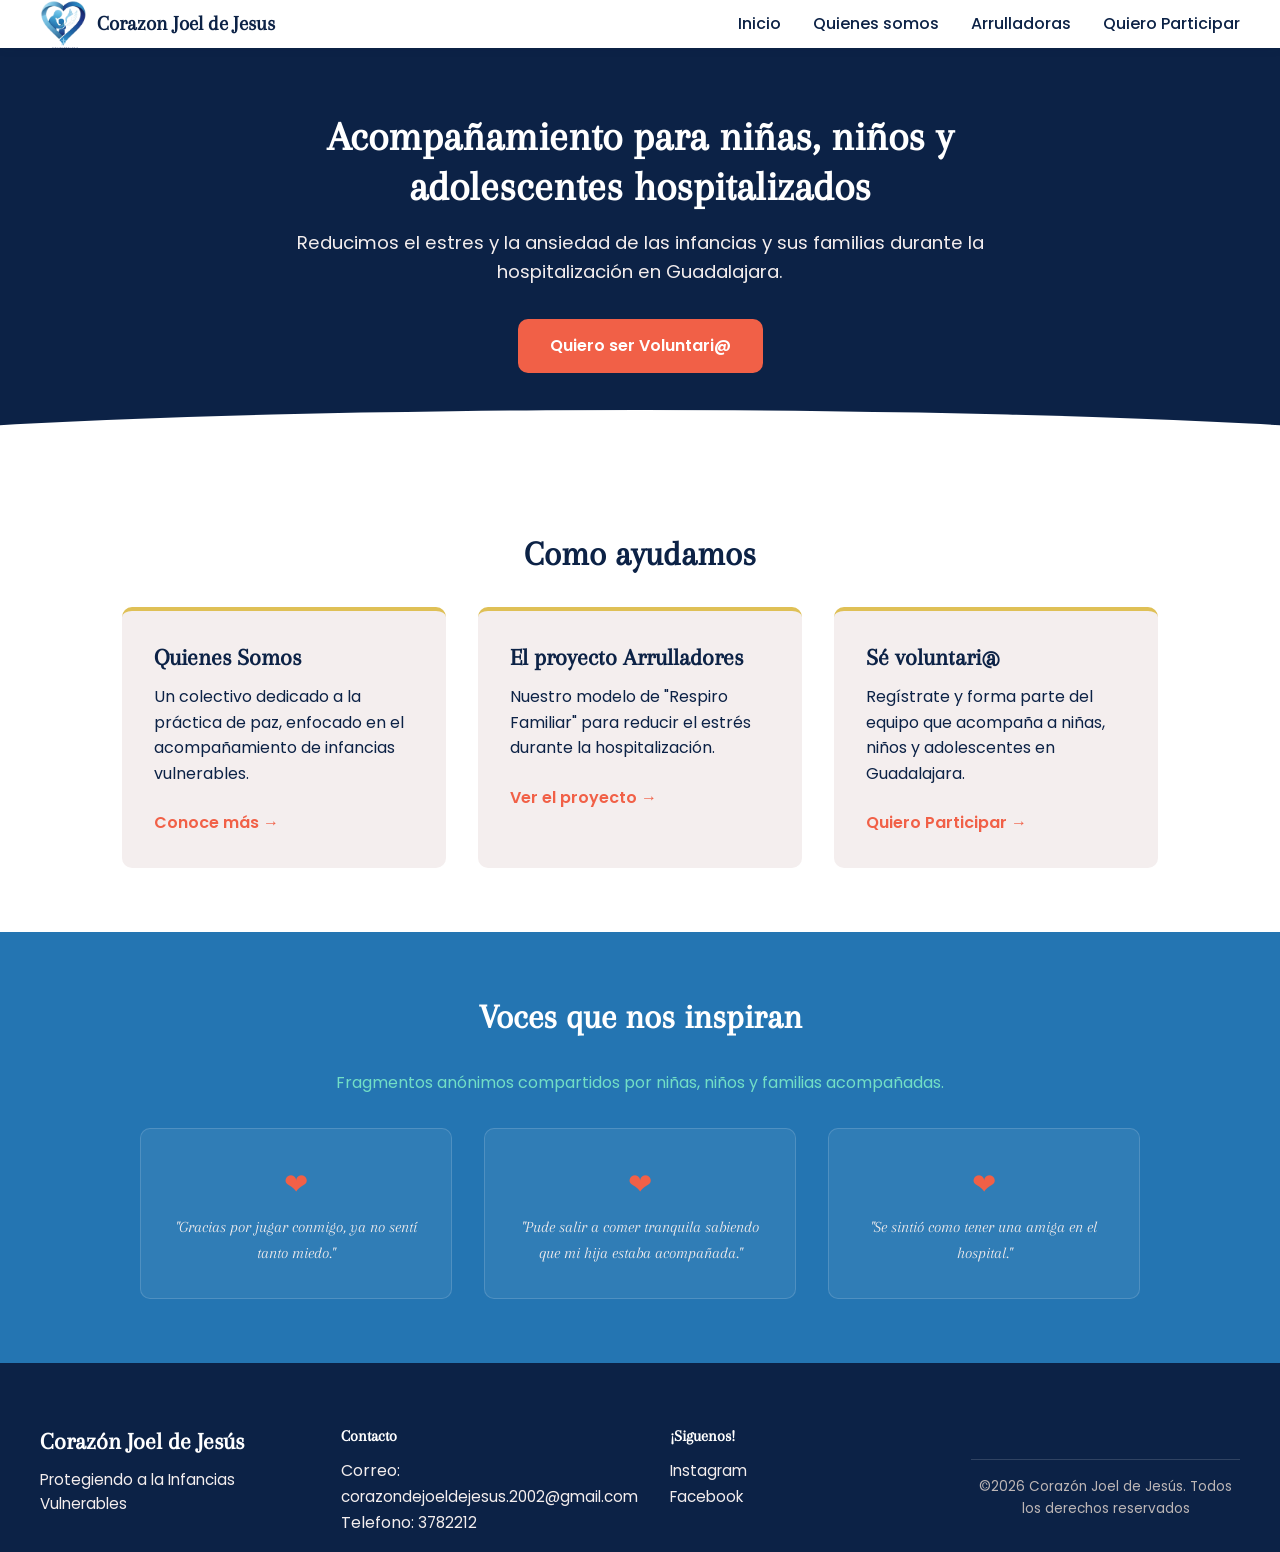
<file: index.html>
<!DOCTYPE html>
<html lang="es">

<head>
    <meta charset="UTF-8">
    <meta name="viewport" content="width=device-width, initial-scale=1.0">

    <title>Corazón Joel de Jesús</title>
    <link rel="stylesheet" href="css/style.css">
</head>

<body>
    <div id="header-placeholder"></div>

    <section id="inicio" class="hero">
        <div class="hero-content">
            <h2>Acompañamiento para niñas, niños y adolescentes hospitalizados</h2>
            <p>Reducimos el estres y la ansiedad de las infancias y sus familias durante la hospitalización en
                Guadalajara.</p>
            <a href="registro.html">Quiero ser Voluntari@</a>
        </div>
    </section>

    <section class="teaser-section">
        <h2 class="teaser-title">Como ayudamos</h2>
        <div class="teaser-grid">

            <div class="teaser-card">
                <h3>Quienes Somos</h3>
                <p>Un colectivo dedicado a la práctica de paz, enfocado en el acompañamiento de infancias vulnerables.
                </p>
                <a href="quienes-somos.html">Conoce más &rarr;</a>
            </div>

            <div class="teaser-card">
                <h3>El proyecto Arrulladores</h3>
                <p>Nuestro modelo de "Respiro Familiar" para reducir el estrés durante la hospitalización.</p>
                <a href="proyecto.html">Ver el proyecto &rarr;</a>
            </div>

            <div class="teaser-card">
                <h3>Sé voluntari@</h3>
                <p>Regístrate y forma parte del equipo que acompaña a niñas, niños y adolescentes en Guadalajara.</p>
                <a href="proyecto.html">Quiero Participar &rarr;</a>
            </div>
        </div>
    </section>

    <section class="voces-section">
        <h2 class="teaser-title">Voces que nos inspiran</h2>
        <p class="voces-subtitle">Fragmentos anónimos compartidos por niñas, niños y familias acompañadas.</p>
        <div class="voces-grid">

            <div class="voz-card">
                <div class="voz-icono">&#10084;</div>
                <p class="voz-frase">"Gracias por jugar conmigo, ya no sentí tanto miedo."</p>
            </div>

            <div class="voz-card">
                <div class="voz-icono">&#10084;</div>
                <p class="voz-frase">"Pude salir a comer tranquila sabiendo que mi hija estaba acompañada."</p>
            </div>

            <div class="voz-card">
                <div class="voz-icono">&#10084;</div>
                <p class="voz-frase">"Se sintió como tener una amiga en el hospital."</p>
            </div>

        </div>
    </section>

    <div id="footer-placeholder"></div>
    <script src="js/includes.js"></script>
</body>

</html>
</file>
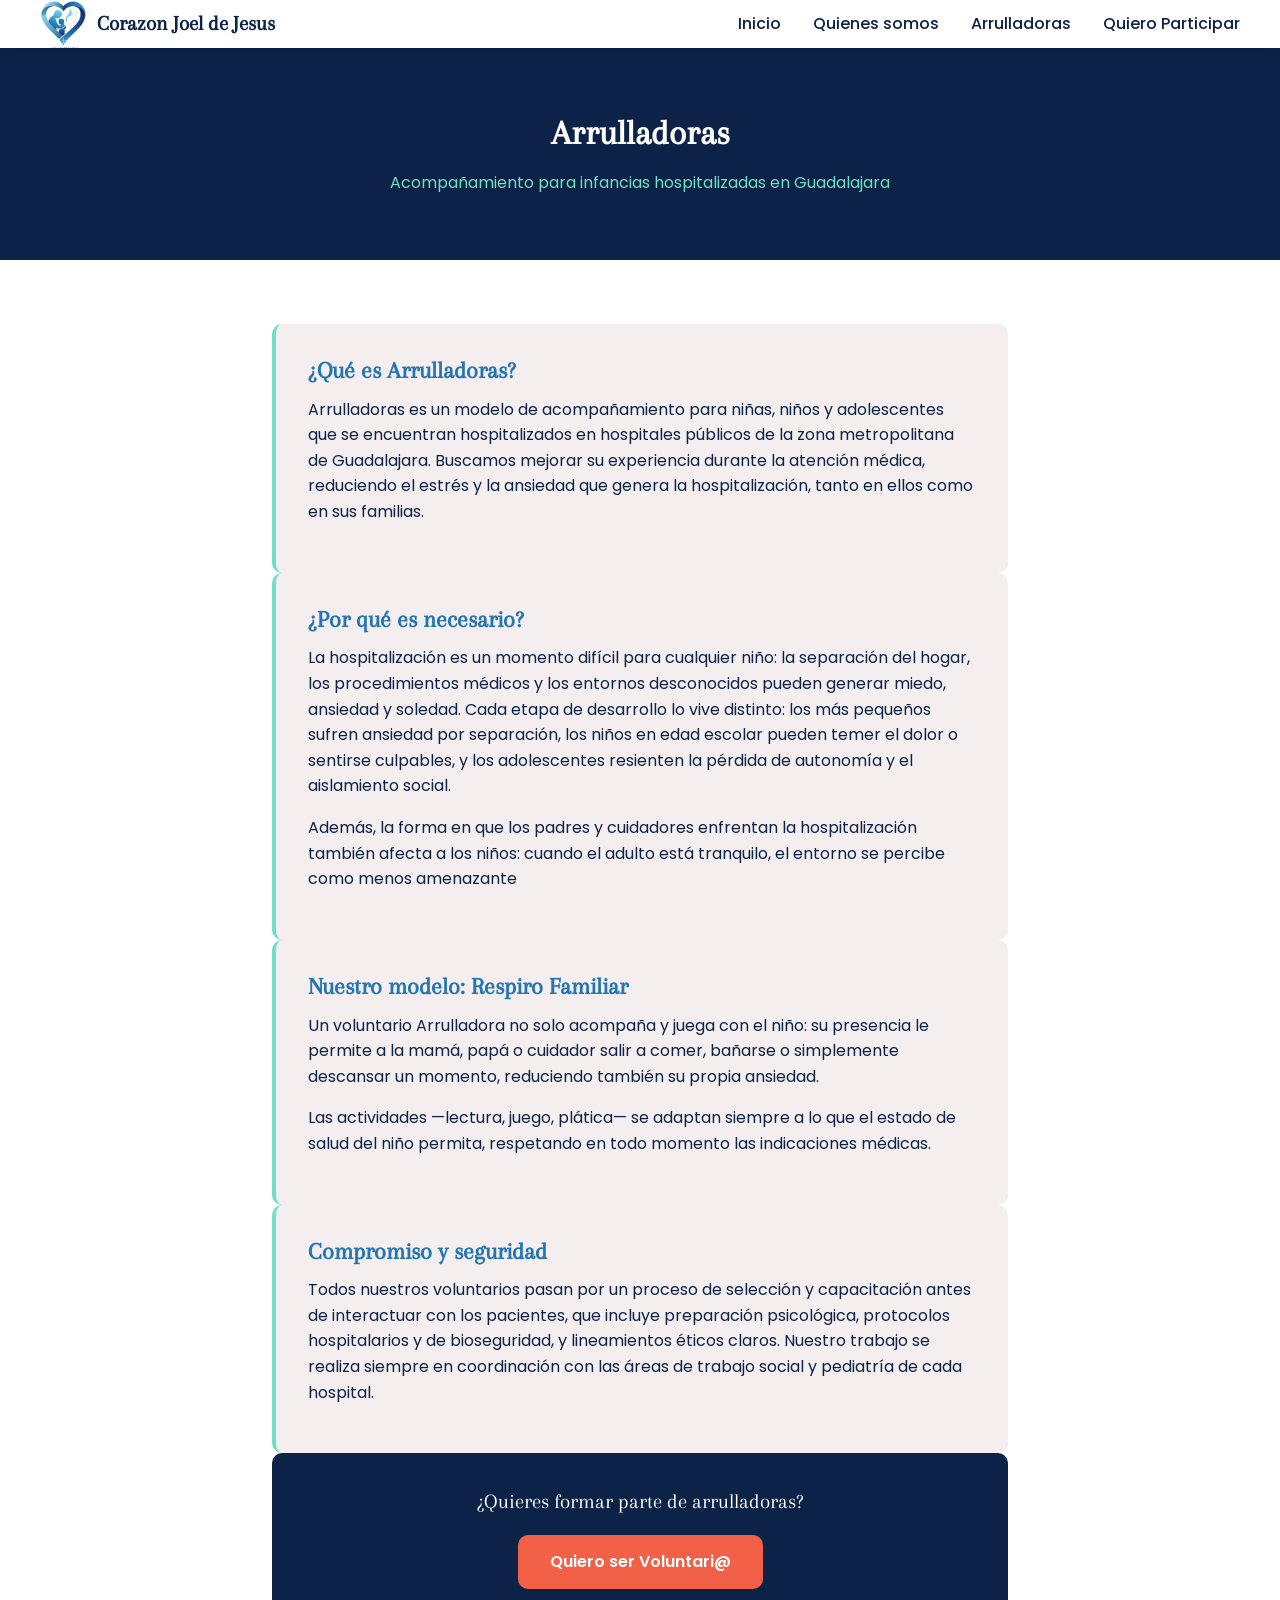
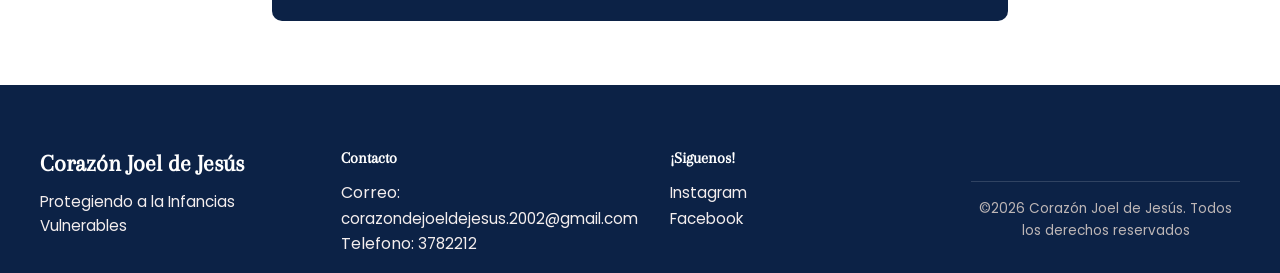
<file: proyecto.html>
<!DOCTYPE html>
<html lang="es">

<head>
    <meta charset="UTF-8">
    <meta name="viewport" content="width=device-width, initial-scale=1.0">

    <title>Proyecto Arrulladoras</title>
    <link rel="stylesheet" href="css/style.css">
</head>

<body>
    <div id="header-placeholder"></div>

    <section class="page-header">
        <h2>Arrulladoras</h2>
        <p>Acompañamiento para infancias hospitalizadas en Guadalajara</p>
    </section>

    <section class="project-content">

        <div class="project-block">
            <h3>¿Qué es Arrulladoras?</h3>
            <p>
                Arrulladoras es un modelo de acompañamiento para niñas, niños y adolescentes que
                se encuentran hospitalizados en hospitales públicos de la zona metropolitana de
                Guadalajara. Buscamos mejorar su experiencia durante la atención médica,
                reduciendo el estrés y la ansiedad que genera la hospitalización, tanto en ellos
                como en sus familias.
            </p>
        </div>

        <div class="project-block">
            <h3>¿Por qué es necesario?</h3>
            <p>
                La hospitalización es un momento difícil para cualquier niño: la separación del
                hogar, los procedimientos médicos y los entornos desconocidos pueden generar
                miedo, ansiedad y soledad. Cada etapa de desarrollo lo vive distinto: los más
                pequeños sufren ansiedad por separación, los niños en edad escolar pueden temer
                el dolor o sentirse culpables, y los adolescentes resienten la pérdida de
                autonomía y el aislamiento social.
            </p>
            <p>
                Además, la forma en que los padres y cuidadores enfrentan la hospitalización
                también afecta a los niños: cuando el adulto está tranquilo, el entorno se
                percibe como menos amenazante
            </p>
        </div>

        <div class="project-block">
            <h3>Nuestro modelo: Respiro Familiar</h3>
            <p>
                Un voluntario Arrulladora no solo acompaña y juega con el niño: su presencia le
                permite a la mamá, papá o cuidador salir a comer, bañarse o simplemente
                descansar un momento, reduciendo también su propia ansiedad.
            </p>
            <p>
                Las actividades —lectura, juego, plática— se adaptan siempre a lo que el estado
                de salud del niño permita, respetando en todo momento las indicaciones médicas.
            </p>
        </div>

        <div class="project-block">
            <h3>Compromiso y seguridad</h3>
            <p>
                Todos nuestros voluntarios pasan por un proceso de selección y capacitación antes
                de interactuar con los pacientes, que incluye preparación psicológica, protocolos
                hospitalarios y de bioseguridad, y lineamientos éticos claros. Nuestro trabajo se
                realiza siempre en coordinación con las áreas de trabajo social y pediatría de
                cada hospital.
            </p>
        </div>

        <div class="project-cta">
            <p>¿Quieres formar parte de arrulladoras?</p>
            <a href="registro.html" class="btn">Quiero ser Voluntari@</a>
        </div>
    </section>


    <div id="footer-placeholder"></div>
    <script src="js/includes.js"></script>
</body>

</html>
</file>
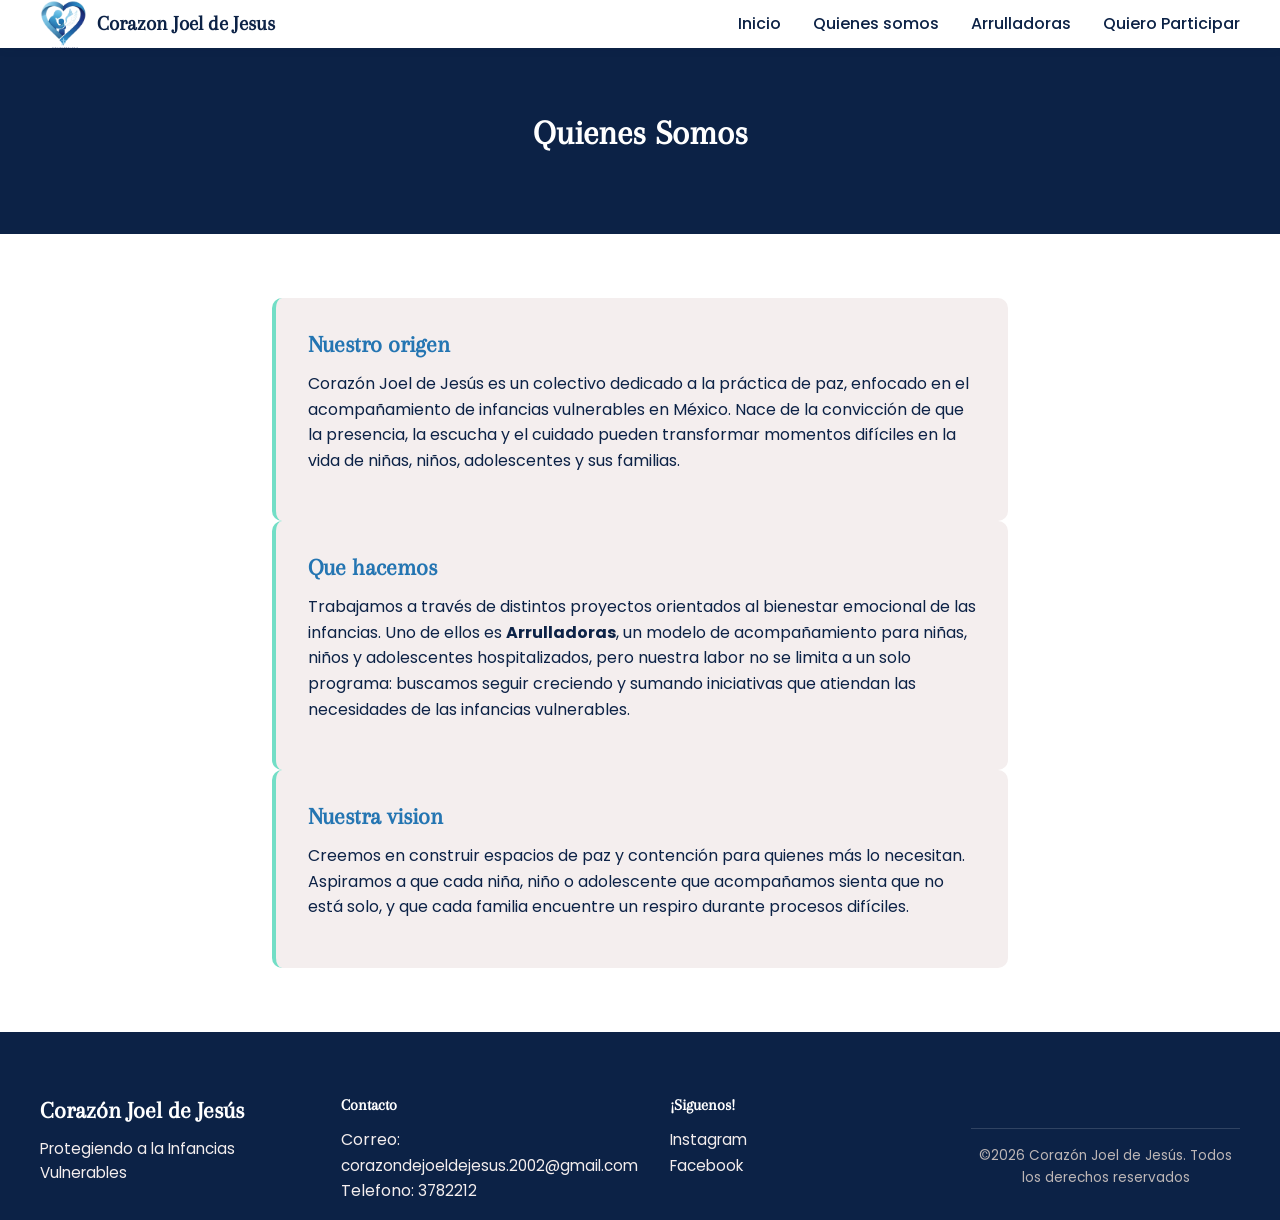
<file: quienes-somos.html>
<!DOCTYPE html>
<html lang="es">

<head>
    <meta charset="UTF-8">
    <meta name="viewport" content="width=devide-width, initial-scale=1.0">

    <title>Quienes Somos</title>
    <link rel="stylesheet" href="css/style.css">
</head>

<body>
    <div id="header-placeholder"></div>

    <section class="page-header">
        <h2> Quienes Somos</h2>
    </section>

    <section class="about-content">
        <div class="about-block">
            <h3>Nuestro origen</h3>
            <p>Corazón Joel de Jesús es un colectivo dedicado a la práctica de paz, enfocado en el
                acompañamiento de infancias vulnerables en México. Nace de la convicción de que la
                presencia, la escucha y el cuidado pueden transformar momentos difíciles en la vida
                de niñas, niños, adolescentes y sus familias.
            </p>
        </div>

        <div class="about-block">
            <h3>Que hacemos</h3>
            <p>Trabajamos a través de distintos proyectos orientados al bienestar emocional de las
                infancias. Uno de ellos es <strong>Arrulladoras</strong>, un modelo de acompañamiento
                para niñas, niños y adolescentes hospitalizados, pero nuestra labor no se limita a
                un solo programa: buscamos seguir creciendo y sumando iniciativas que atiendan las
                necesidades de las infancias vulnerables.
            </p>
        </div>

        <div class="about-block">
            <h3>Nuestra vision</h3>
            <p>Creemos en construir espacios de paz y contención para quienes más lo necesitan.
                Aspiramos a que cada niña, niño o adolescente que acompañamos sienta que no está
                solo, y que cada familia encuentre un respiro durante procesos difíciles.
            </p>
        </div>

    </section>

    <div id="footer-placeholder"></div>
    <script src="js/includes.js"></script>
</body>

</html>
</file>
<file: css/style.css>
/*Fuentes usadas en el proyecto*/
@import url('https://fonts.googleapis.com/css2?family=Arapey&family=Poppins:wght@400;500;600;700&family=Caveat:wght@600&display=swap');

/*VARIABLES DE MARCA (por el manual de idnetidad)*/
:root {
    /*La paleta principla*/
    --azul-marino: #0c2246;
    --coral: #f16047;
    --mostaza: #dfc056;
    --turquesa: #72dec6;
    --blanco: #ffffff;

    /* Tonos secundarios / neutros */
    --azul-medio: #2475b2;
    --gris-claro: #f4eeee;
    --gris-borde: #d6d3d3;
    --gris-neutro: #bdb6b6;

    /* Tipografía */
    --fuente-display: 'Arapey', serif;
    --fuente-cuerpo: 'Poppins', sans-serif;
    --fuente-script: 'Caveat', cursive;

    /* Espaciado reutilizable */
    --espacio-sm: 1rem;
    /*mas o menos 16 px*/
    --espacio-md: 2rem;
    --espacio-lg: 4rem;
    --radio-borde: 10px;
}

/*RESET BÁSICO*/
* {
    margin: 0;
    padding: 0;
    box-sizing: border-box;
}

body {
    font-family: var(--fuente-cuerpo);
    color: var(--azul-marino);
    line-height: 1.6;
    background-color: var(--blanco);
}

a {
    text-decoration: none;
    color: inherit;
    /*Toma el del elemento padre*/
}

ul {
    list-style: none;
}

img {
    max-width: 100%;
    display: block;
}

/*TOPOGRAFIA BASE*/

h1,
h2,
h3,
h4 {
    font-family: var(--fuente-display);
    color: var(--azul-marino);
    line-height: 1.2;
}

h2 {
    font-size: 2.2rem;
    margin-bottom: var(--espacio-sm);
}

h3 {
    font-size: 1.5rem;
    margin-bottom: 0.75rem;
    color: var(--azul-medio);
}

p {
    margin-bottom: 1rem;
}

/*BOTONES*/
.btn {
    display: inline-block;
    background-color: var(--coral);
    color: var(--blanco);
    font-family: var(--fuente-cuerpo);
    font-weight: 600;
    padding: 0.9rem 2rem;
    border-radius: var(--radio-borde);
    border: none;
    cursor: pointer;
    transition: background-color 0.2s ease, transform 0.15s ease;
}

.btn:hover {
    background-color: #d3614d;
    /*el secundario del coral, dudas checar el manueal*/
    transform: translateY(-2px);
}

/*HEADER*/

.header {
    background-color: var(--blanco);
    box-shadow: 0 2px 8px rgba(12, 34, 70, 0.08);
    position: sticky;
    top: 0;
    z-index: 100;
}

.header-container {
    max-width: 1200px;
    margin: 0 auto;
    display: flex;
    justify-content: space-between;
    align-items: center;
    padding: 1.6 rem var(--espacio-md);
}

.logo h1 {
    font-size: 1.4rem;
    color: var(--azul-marino);
}

.nav ul {
    display: flex;
    gap: var(--espacio-md);
}

.nav a {
    font-weight: 500;
    color: var(--azul-marino);
    position: relative;
    padding-bottom: 4px;
}

.nav a::after {
    content: '';
    position: absolute;
    left: 0;
    bottom: 0;
    width: 0;
    height: 2px;
    background-color: var(--coral);
    transition: width 0.2s ease;
}

.nav a:hover::after {
    width: 100%;
}

/* HERO solo en el index,.html*/
.hero {
    background-color: var(--azul-marino);
    color: var(--blanco);
    padding: var(--espacio-lg) var(--espacio-md) 6rem;
    position: relative;
    overflow: hidden;
}

.hero-content {
    max-width: 700px;
    margin: 0 auto;
    text-align: center;
    position: relative;
    z-index: 2;
}

.hero-content h2 {
    color: var(--blanco);
    font-size: 2.6rem;
}

.hero-content p {
    color: var(--gris-claro);
    font-size: 1.15rem;
    margin-bottom: var(--espacio-md);
}

.hero-content a {
    display: inline-block;
    background-color: var(--coral);
    color: var(--blanco);
    font-weight: 600;
    padding: 0.9rem 2rem;
    border-radius: var(--radio-borde);
    transition: background-color 0.2s ease, transform 0.15s ease;
}

.hero-content a:hover {
    background-color: #d3614d;
    transform: translateY(-2px);
}

/*Curva al final del hero -elemento del sitio mas top*/
.hero::after {
    content: '';
    position: absolute;
    bottom: -1px;
    left: 0;
    width: 100%;
    height: 60px;
    background-color: var(--blanco);
    border-radius: 50% 50% 0 0 / 100% 100% 0 0;
    transform: scaleX(1.5);
}

/*Page Header (banner de paginas)*/
.page-header {
    background-color: var(--azul-marino);
    color: var(--blanco);
    text-align: center;
    padding: var(--espacio-lg) var(--espacio-md);
}

.page-header h2 {
    color: var(--blanco);
}

.page-header p {
    color: var(--turquesa);
    margin-bottom: 0;
}

/*CONTENIDO*/
.about-content,
.project-content {
    max-width: 800px;
    margin: 0 auto;
    padding: var(--espacio-lg) var(--espacio-md);
}

.about-block,
.project-block {
    background-color: var(--gris-claro);
    border-left: 4px solid var(--turquesa);
    border-radius: var(--radio-borde);
    padding: var(--espacio-md);
}

.project-cta {
    text-align: center;
    padding: var(--espacio-md);
    background-color: var(--azul-marino);
    border-radius: var(--radio-borde);
}

.project-cta p {
    color: var(--blanco);
    font-family: var(--fuente-display);
    font-size: 1.3rem;
    margin-bottom: var(--espacio-sm);
}

/*FORMULARIO DE REGISTRO*/

.registro-content {
    max-width: 600px;
    margin: 0 auto;
    padding: var(--espacio-lg) var(--espacio-md);
}

.form-group {
    margin-bottom: var(--espacio-sm);
}

.form-group label {
    display: block;
    font-weight: 600;
    margin-bottom: 0.4rem;
    color: var(--azul-marino);
}

.form-group input,
.form-group select,
.form-group textarea {
    width: 100%;
    padding: 0.8rem;
    border: 1px solid var(--gris-borde);
    border-radius: var(--radio-borde);
    font-family: var(--fuente-cuerpo);
    font-size: 1rem;
    color: var(--azul-marino);
    background-color: var(--blanco);
}

.form-group input:focus,
.form-group select:focus,
.form-group textarea:focus {
    outline: none;
    border-color: var(--turquesa);
    box-shadow: 0 0 0 3px rgba(114, 222, 198, 0.25);
}

#form-registro .btn {
    width: 100%;
    font-size: 1.05rem;
    margin-top: var(--espacio-sm);
}

/*FOOTER*/

.footer {
    background-color: var(--azul-marino);
    color: var(--gris-claro);
    padding: var(--espacio-lg) var(--espacio-md) var(--espacio-sm);
}

.footer-container {
    max-width: 1200px;
    margin: 0 auto;
    display: grid;
    grid-template-columns: repeat(4, 1fr);
    gap: var(--espacio-md);
}

.footer-col h3,
.footer-col h4 {
    color: var(--blanco);
    margin-bottom: 0.75rem;
}

.footer-col p,
.footer-col a {
    color: var(--gris-claro);
    font-size: 0.95rem;
}

.footer-col a:hover {
    color: var(--turquesa);
}

.footer-bottom {
    max-width: 1200px;
    margin: var(--espacio-md) auto 0;
    padding-top: var(--espacio-sm);
    border-top: 1px solid rgba(255, 255, 255, 0.15);
    text-align: center;
    font-size: 0.85rem;
    color: var(--gris-neutro);
}

.logo {
    display: flex;
    align-items: center;
    gap: 0.6rem;
}

.logo-img {
    height: 48px;
    width: auto;
}

.logo h1 {
    font-size: 1.3rem;
}


/* Hacer que el contenido se vea igual encelulares y tablets*/
@media (max-width: 768px) {
    .header-container {
        flex-direction: column;
        gap: 1rem;
    }

    .nav ul {
        flex-wrap: wrap;
        justify-content: center;
        gap: 1rem;
    }

    .hero-content h2 {
        font-size: 1.9rem;
    }

    .footer-container {
        grid-template-columns: 1fr 1fr;
    }
}

@media (max-width: 480px) {
    .footer-container {
        grid-template-columns: 1fr;
        text-align: center;
    }
}


.teaser-section {
    max-width: 1100px;
    margin: 0 auto;
    padding: var(--espacio-lg) var(--espacio-md);
    text-align: center;
}

.teaser-title {
    margin-bottom: var(--espacio-md);
}

.teaser-grid {
    display: grid;
    grid-template-columns: repeat(3, 1fr);
    gap: var(--espacio-md);
    text-align: left;
}

.teaser-card {
    background-color: var(--gris-claro);
    border-radius: var(--radio-borde);
    padding: var(--espacio-md);
    border-top: 4px solid var(--mostaza);
    transition: transform 0.2s ease;
}

.teaser-card:hover {
    transform: translateY(-4px);
}

.teaser-card h3 {
    color: var(--azul-marino);
}

.teaser-card a {
    display: inline-block;
    margin-top: 0.5rem;
    color: var(--coral);
    font-weight: 600;
}

.voces-section {
    background-color: var(--azul-medio);
    color: var(--blanco);
    text-align: center;
    padding: var(--espacio-lg) var(--espacio-md);
}

.voces-section .teaser-title {
    color: var(--blanco);
}

.voces-subtitle {
    color: var(--turquesa);
    margin-bottom: var(--espacio-md);
}

.voces-grid {
    max-width: 1000px;
    margin: 0 auto;
    display: grid;
    grid-template-columns: repeat(3, 1fr);
    gap: var(--espacio-md);
}

.voz-card {
    background-color: rgba(255, 255, 255, 0.06);
    border: 1px solid rgba(255, 255, 255, 0.15);
    border-radius: var(--radio-borde);
    padding: var(--espacio-md);
}

.voz-icono {
    color: var(--coral);
    font-size: 1.8rem;
    margin-bottom: 0.5rem;
}

.voz-frase {
    font-family: var(--fuente-display);
    font-style: italic;
    color: var(--gris-claro);
    margin-bottom: 0;
}

/* Responsive: apilar tarjetas en celular */
@media (max-width: 768px) {

    .teaser-grid,
    .voces-grid {
        grid-template-columns: 1fr;
    }
}

/*ERRORES DEL FORMULARIO*/
.error-mensaje {
    display: block;
    color: #f16047;
    font-size: 0.85rem;
    margin-top: 4px;
    min-height: 1em;
}

/*Temporalmente mensaje de exito al completar el forms*/
.mensaje-exito {
    display: none;
    color: #72dec6;
    font-weight: bold;
    margin-top: 12px;
}

.mensaje-exito.visible {
    display: block;
}

/*FORMULARIO -mensaje de confirmacion y error del formulario*/
.mensaje-formulario-caja {
    display: none;
    padding: 16px 20px;
    border-radius: 12px;
    margin-top: 20px;
    font-family: 'Poppins', sans-serif;
    font-size: 0.95rem;
    text-align: center;
    opacity: 0;
    transform: translateY(-8px);
    transition: opacity 0.4s ease, transform 0.4s ease;
}

.mensaje-formulario-caja.visible {
    display: block;
    opacity: 1;
    transform: translateY(0);
}

/*Exito*/
.mensaje-exitoso {
    background: rgba(114, 222, 198, 0.18);
    border: 1px solid rgba(114, 222, 198, 0.5);
    backdrop-filter: blur(6px);
    color: #0c2246;
}

/*ERROR*/
.mensaje-error {
    background: rgba(241, 96, 71, 0.15);
    border: 1px solid rgba(241, 96, 71, 0.5);
    backdrop-filter: blur(6px);
    color: #a3311c;
}
</file>
